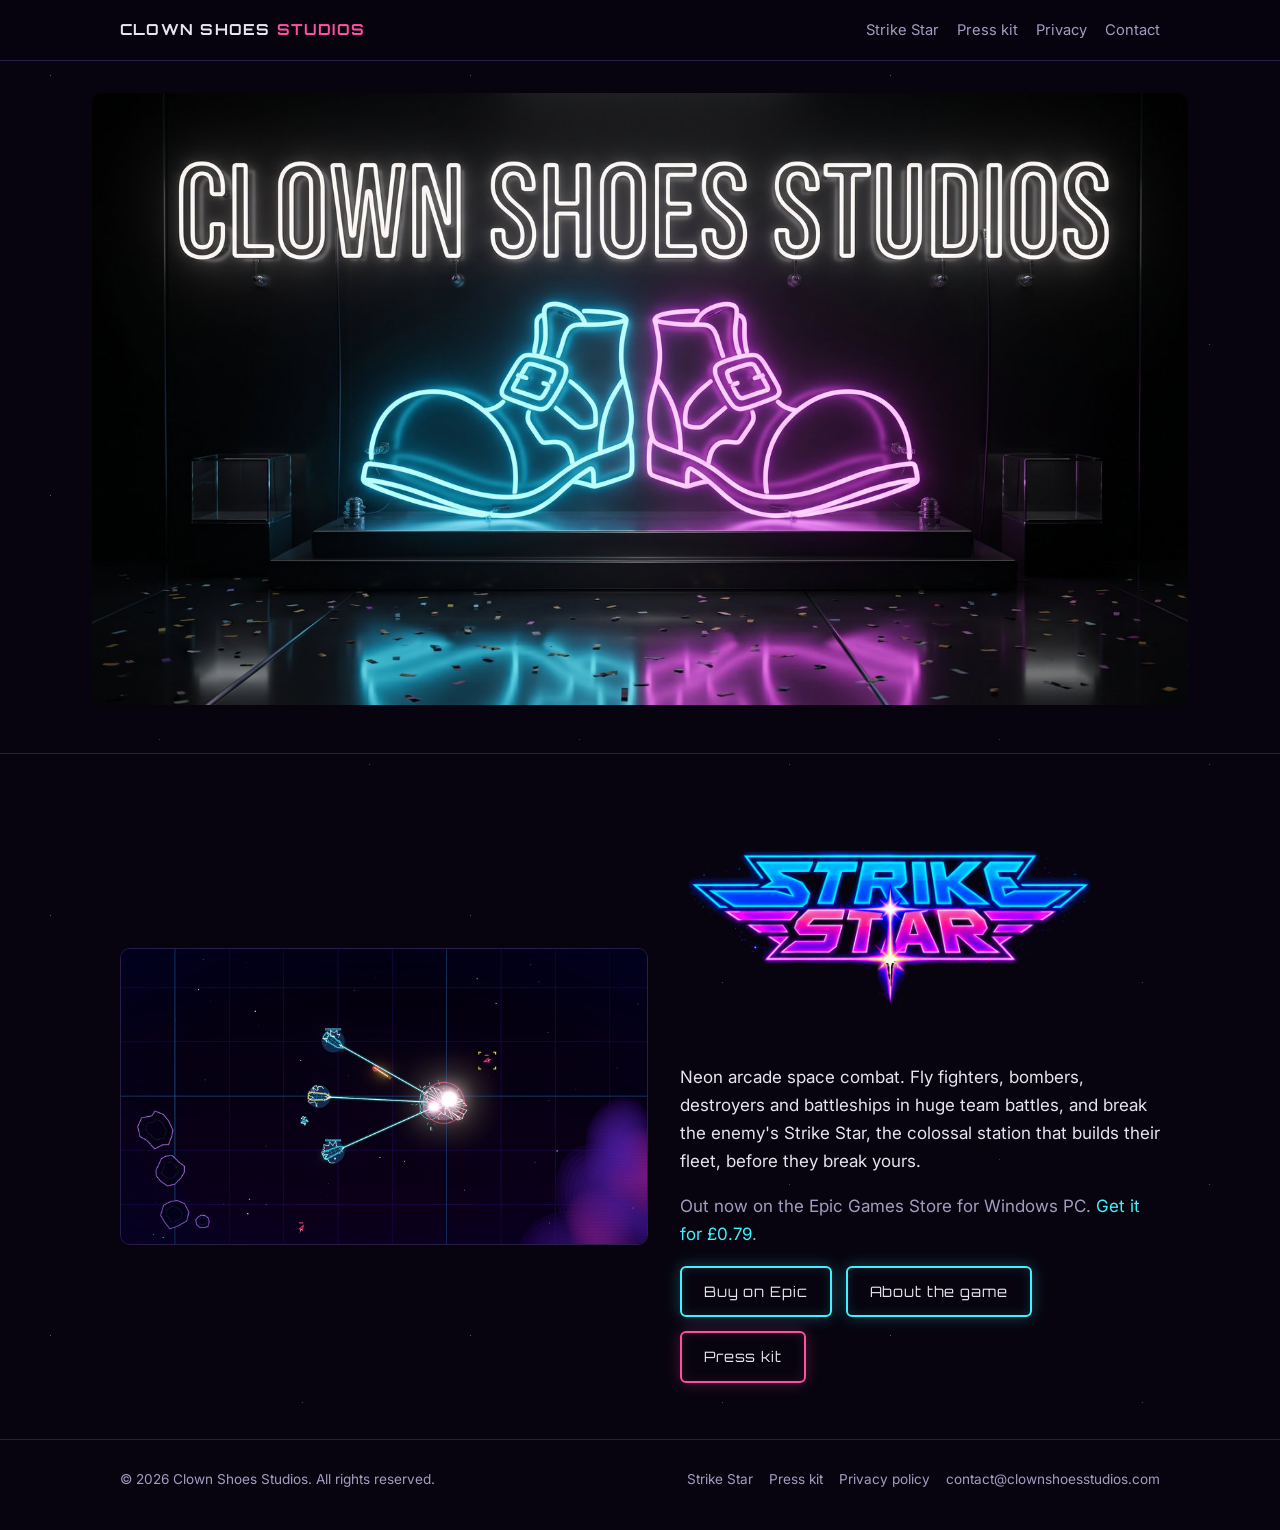
<file: index.html>
<!doctype html>
<html lang="en-GB">
<head>
<meta charset="utf-8">
<meta name="viewport" content="width=device-width, initial-scale=1">
<title>Clown Shoes Studios</title>
<meta name="description" content="Clown Shoes Studios is a small independent games studio in the UK, making Strike Star: neon arcade space combat for Windows PC.">
<meta property="og:title" content="Clown Shoes Studios">
<meta property="og:description" content="Independent games studio in the UK. Makers of Strike Star.">
<meta property="og:image" content="https://clownshoesstudios.com/img/og.jpg">
<meta property="og:url" content="https://clownshoesstudios.com/">
<meta name="twitter:card" content="summary_large_image">
<link rel="icon" href="img/favicon.png">
<link rel="apple-touch-icon" href="img/icon-180.png">
<link rel="preconnect" href="https://fonts.googleapis.com">
<link rel="preconnect" href="https://fonts.gstatic.com" crossorigin>
<link href="https://fonts.googleapis.com/css2?family=Inter:wght@400;600&family=Orbitron:wght@600;700&display=swap" rel="stylesheet">
<link rel="stylesheet" href="style.css">
</head>
<body>
<header class="site-head">
  <div class="wrap">
    <a class="brand" href="./">CLOWN SHOES <span>STUDIOS</span></a>
    <nav class="nav">
      <a href="strikestar">Strike Star</a>
      <a href="press">Press kit</a>
      <a href="privacy">Privacy</a>
      <a href="mailto:contact@clownshoesstudios.com">Contact</a>
    </nav>
  </div>
</header>

<main>
  <section class="hero">
    <img class="full" src="img/studio.jpg" alt="Clown Shoes Studios: a neon sign of the studio name above two glowing clown shoes, one cyan and one pink">
  </section>

  <section>
    <div class="wrap split">
      <a href="strikestar"><img src="img/shots/battleship-down.jpg" alt="Strike Star gameplay: three destroyers' beams converge on an exploding battleship" style="border-radius:10px;border:1px solid var(--line)"></a>
      <div>
        <img src="img/logo.png" alt="Strike Star" style="width:min(420px,100%);margin-bottom:12px">
        <p>Neon arcade space combat. Fly fighters, bombers, destroyers and battleships in huge team battles, and break the enemy's Strike Star, the colossal station that builds their fleet, before they break yours.</p>
        <p class="muted">Out now on the Epic Games Store for Windows PC. <a href="https://store.epicgames.com/p/strike-star-520fc2">Get it for £0.79</a>.</p>
        <div class="buttons" style="justify-content:flex-start">
          <a class="btn" href="https://store.epicgames.com/p/strike-star-520fc2">Buy on Epic</a>
          <a class="btn" href="strikestar">About the game</a>
          <a class="btn pink" href="press">Press kit</a>
        </div>
      </div>
    </div>
  </section>
</main>

<footer class="site-foot">
  <div class="wrap">
    <span>&copy; 2026 Clown Shoes Studios. All rights reserved.</span>
    <nav>
      <a href="strikestar">Strike Star</a>
      <a href="press">Press kit</a>
      <a href="privacy">Privacy policy</a>
      <a href="mailto:contact@clownshoesstudios.com">contact@clownshoesstudios.com</a>
    </nav>
  </div>
</footer>
</body>
</html>
</file>
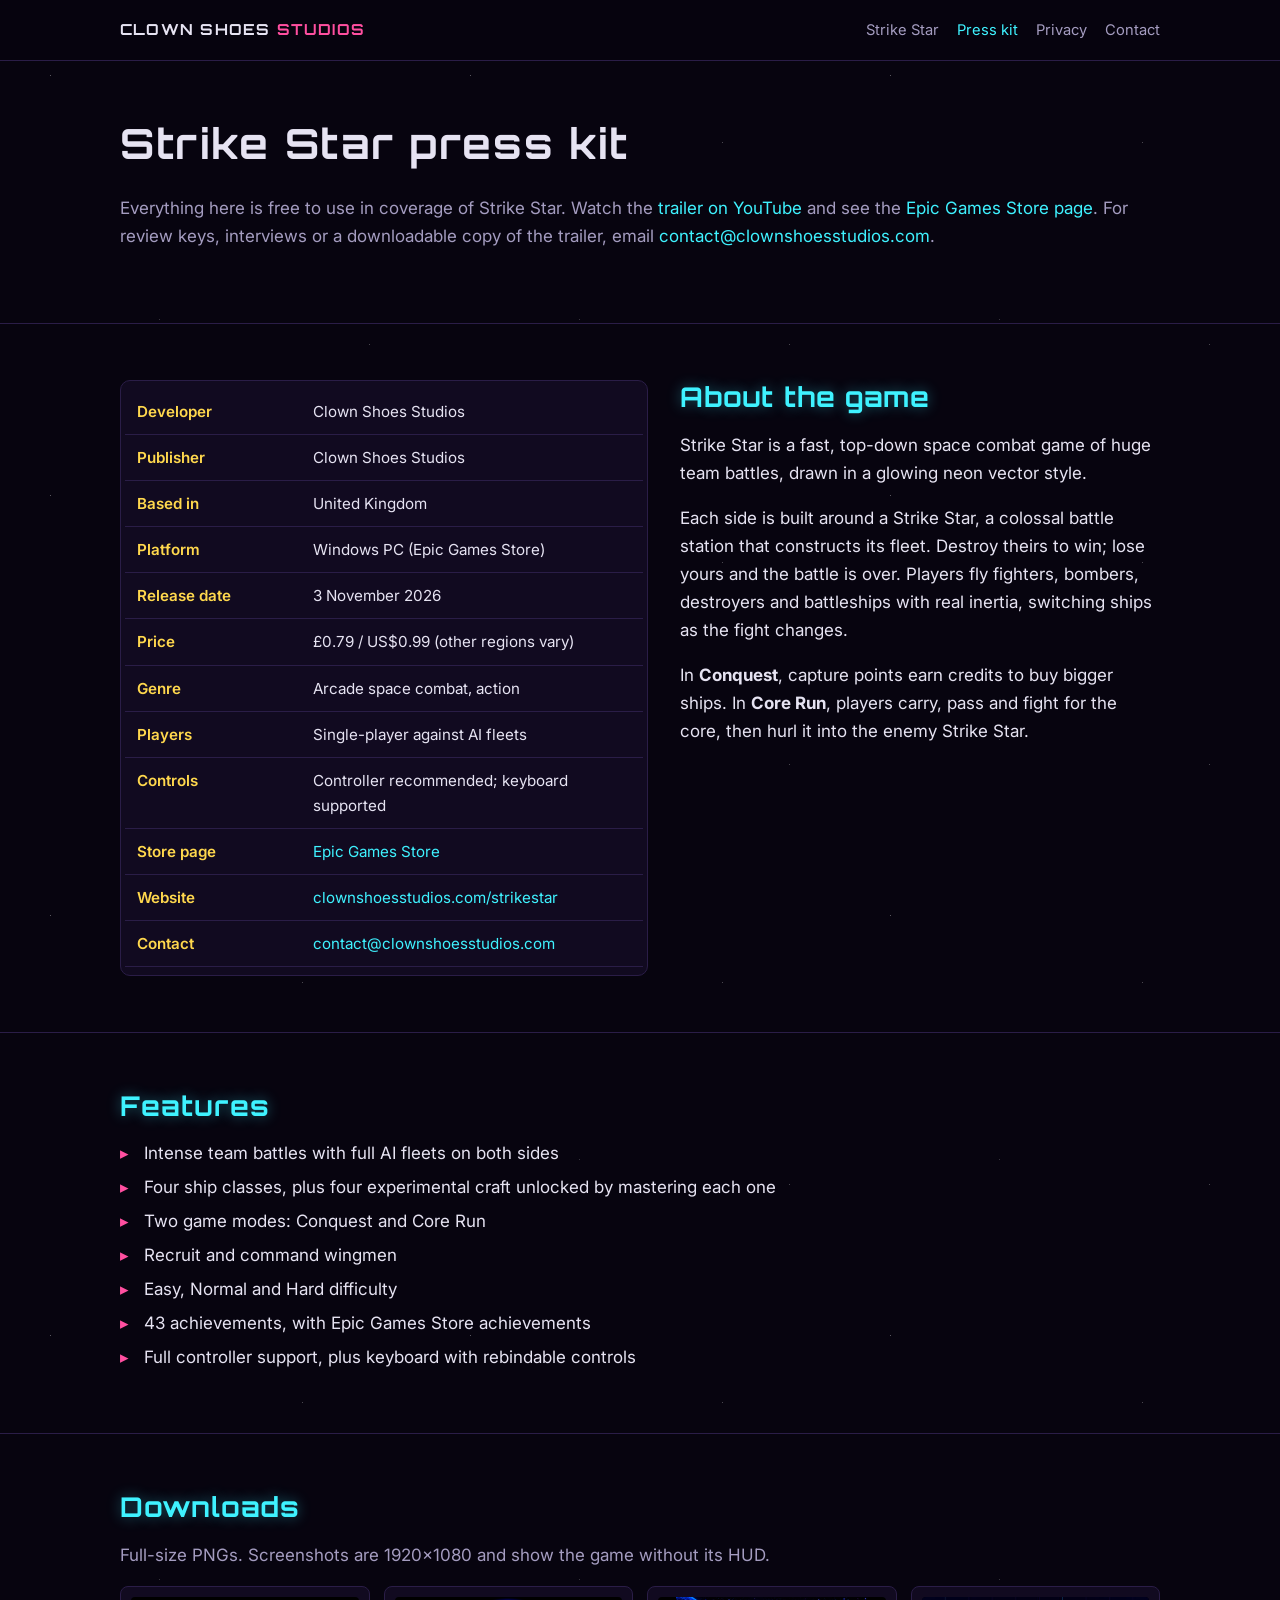
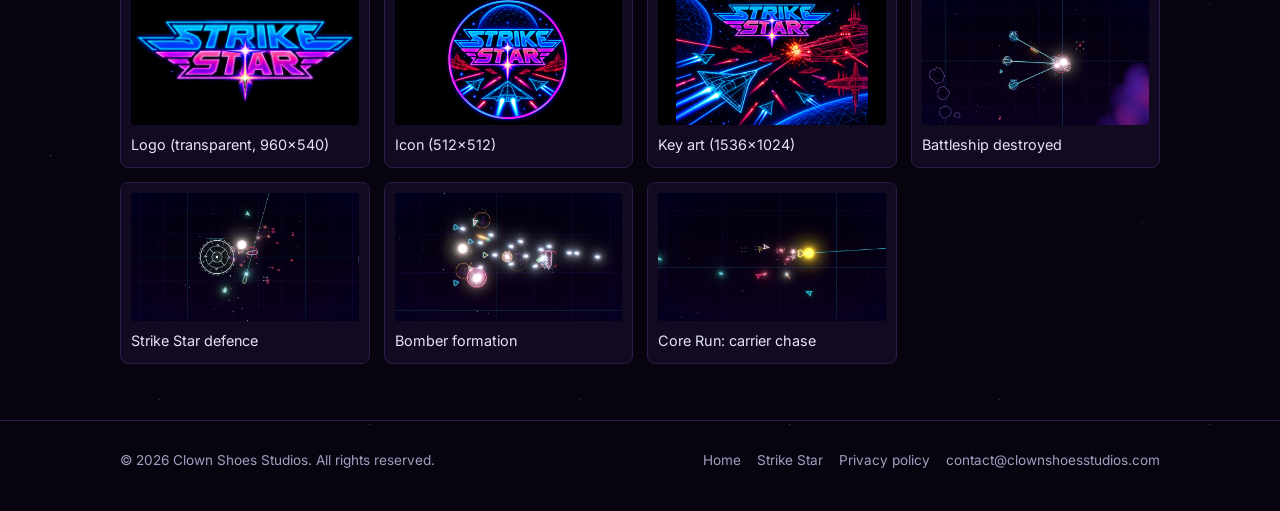
<file: press.html>
<!doctype html>
<html lang="en-GB">
<head>
<meta charset="utf-8">
<meta name="viewport" content="width=device-width, initial-scale=1">
<title>Strike Star Press Kit | Clown Shoes Studios</title>
<meta name="description" content="Strike Star press kit: fact sheet, description, features, logo, key art and screenshots.">
<link rel="icon" href="img/favicon.png">
<link rel="preconnect" href="https://fonts.googleapis.com">
<link rel="preconnect" href="https://fonts.gstatic.com" crossorigin>
<link href="https://fonts.googleapis.com/css2?family=Inter:wght@400;600&family=Orbitron:wght@600;700&display=swap" rel="stylesheet">
<link rel="stylesheet" href="style.css">
</head>
<body>
<header class="site-head">
  <div class="wrap">
    <a class="brand" href="./">CLOWN SHOES <span>STUDIOS</span></a>
    <nav class="nav">
      <a href="strikestar">Strike Star</a>
      <a href="press" aria-current="page">Press kit</a>
      <a href="privacy">Privacy</a>
      <a href="mailto:contact@clownshoesstudios.com">Contact</a>
    </nav>
  </div>
</header>

<main>
  <section>
    <div class="wrap">
      <h1>Strike Star press kit</h1>
      <p class="muted">Everything here is free to use in coverage of Strike Star. Watch the <a href="https://youtu.be/bSjUja3lrqE">trailer on YouTube</a> and see the <a href="https://store.epicgames.com/p/strike-star-520fc2">Epic Games Store page</a>. For review keys, interviews or a downloadable copy of the trailer, email <a href="mailto:contact@clownshoesstudios.com">contact@clownshoesstudios.com</a>.</p>
    </div>
  </section>

  <section>
    <div class="wrap split" style="align-items:start">
      <div class="card table-scroll" style="padding:8px 4px">
        <table>
          <tr><th>Developer</th><td>Clown Shoes Studios</td></tr>
          <tr><th>Publisher</th><td>Clown Shoes Studios</td></tr>
          <tr><th>Based in</th><td>United Kingdom</td></tr>
          <tr><th>Platform</th><td>Windows PC (Epic Games Store)</td></tr>
          <tr><th>Release date</th><td>3 November 2026</td></tr>
          <tr><th>Price</th><td>£0.79 / US$0.99 (other regions vary)</td></tr>
          <tr><th>Genre</th><td>Arcade space combat, action</td></tr>
          <tr><th>Players</th><td>Single-player against AI fleets</td></tr>
          <tr><th>Controls</th><td>Controller recommended; keyboard supported</td></tr>
          <tr><th>Store page</th><td><a href="https://store.epicgames.com/p/strike-star-520fc2">Epic Games Store</a></td></tr>
          <tr><th>Website</th><td><a href="https://clownshoesstudios.com/strikestar">clownshoesstudios.com/strikestar</a></td></tr>
          <tr><th>Contact</th><td><a href="mailto:contact@clownshoesstudios.com">contact@clownshoesstudios.com</a></td></tr>
        </table>
      </div>
      <div class="prose">
        <h2 style="margin-top:0">About the game</h2>
        <p>Strike Star is a fast, top-down space combat game of huge team battles, drawn in a glowing neon vector style.</p>
        <p>Each side is built around a Strike Star, a colossal battle station that constructs its fleet. Destroy theirs to win; lose yours and the battle is over. Players fly fighters, bombers, destroyers and battleships with real inertia, switching ships as the fight changes.</p>
        <p>In <strong>Conquest</strong>, capture points earn credits to buy bigger ships. In <strong>Core Run</strong>, players carry, pass and fight for the core, then hurl it into the enemy Strike Star.</p>
      </div>
    </div>
  </section>

  <section>
    <div class="wrap">
      <h2>Features</h2>
      <ul class="ticks">
        <li>Intense team battles with full AI fleets on both sides</li>
        <li>Four ship classes, plus four experimental craft unlocked by mastering each one</li>
        <li>Two game modes: Conquest and Core Run</li>
        <li>Recruit and command wingmen</li>
        <li>Easy, Normal and Hard difficulty</li>
        <li>43 achievements, with Epic Games Store achievements</li>
        <li>Full controller support, plus keyboard with rebindable controls</li>
      </ul>
    </div>
  </section>

  <section>
    <div class="wrap">
      <h2>Downloads</h2>
      <p class="muted">Full-size PNGs. Screenshots are 1920&times;1080 and show the game without its HUD.</p>
      <div class="downloads">
        <a href="press/strikestar-logo.png" download><img src="press/strikestar-logo.png" alt="">Logo (transparent, 960&times;540)</a>
        <a href="press/strikestar-icon.png" download><img src="press/strikestar-icon.png" alt="">Icon (512&times;512)</a>
        <a href="press/strikestar-key-art.png" download><img src="img/key-art.jpg" alt="">Key art (1536&times;1024)</a>
        <a href="press/strikestar-battleship-down.png" download><img src="img/shots/battleship-down-sm.jpg" alt="">Battleship destroyed</a>
        <a href="press/strikestar-strike-star-defence.png" download><img src="img/shots/strike-star-defence-sm.jpg" alt="">Strike Star defence</a>
        <a href="press/strikestar-bomber-formation.png" download><img src="img/shots/bomber-formation-sm.jpg" alt="">Bomber formation</a>
        <a href="press/strikestar-core-chase.png" download><img src="img/shots/core-chase-sm.jpg" alt="">Core Run: carrier chase</a>
      </div>
    </div>
  </section>
</main>

<footer class="site-foot">
  <div class="wrap">
    <span>&copy; 2026 Clown Shoes Studios. All rights reserved.</span>
    <nav>
      <a href="./">Home</a>
      <a href="strikestar">Strike Star</a>
      <a href="privacy">Privacy policy</a>
      <a href="mailto:contact@clownshoesstudios.com">contact@clownshoesstudios.com</a>
    </nav>
  </div>
</footer>
</body>
</html>
</file>
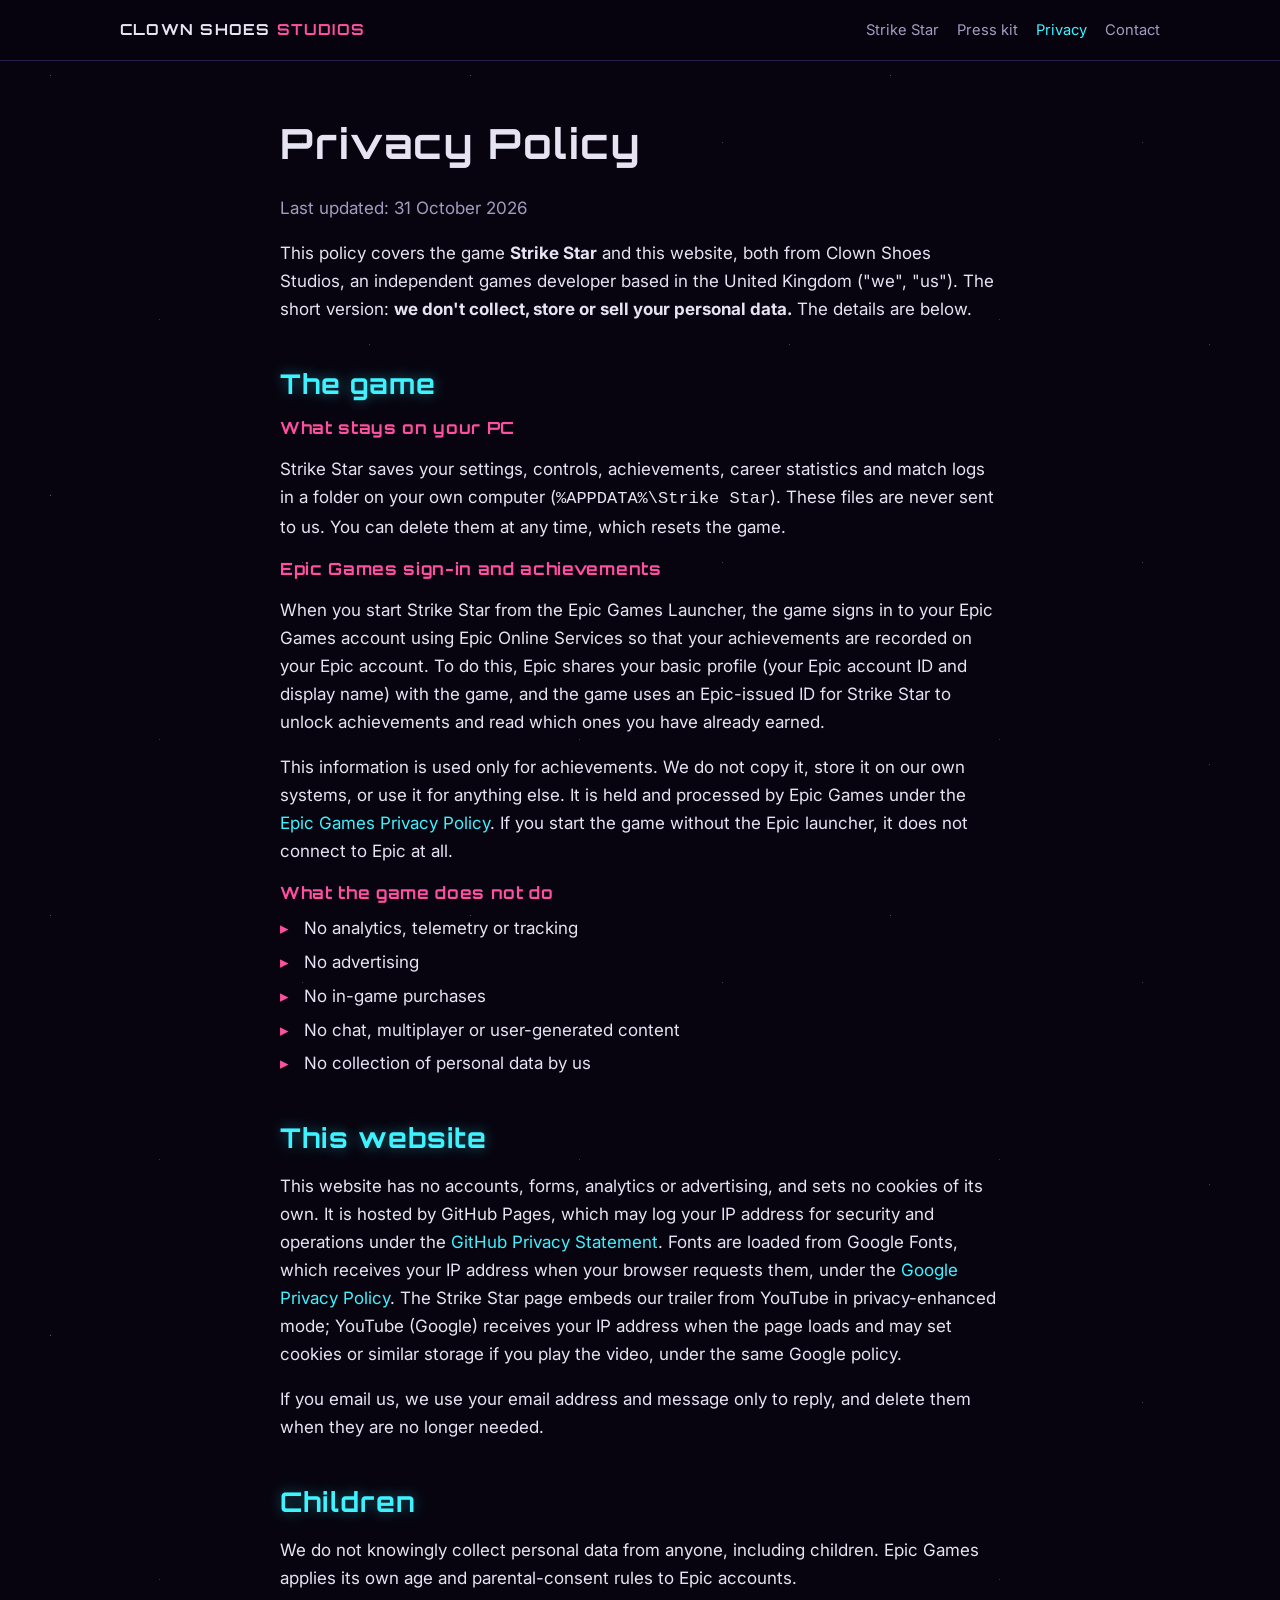
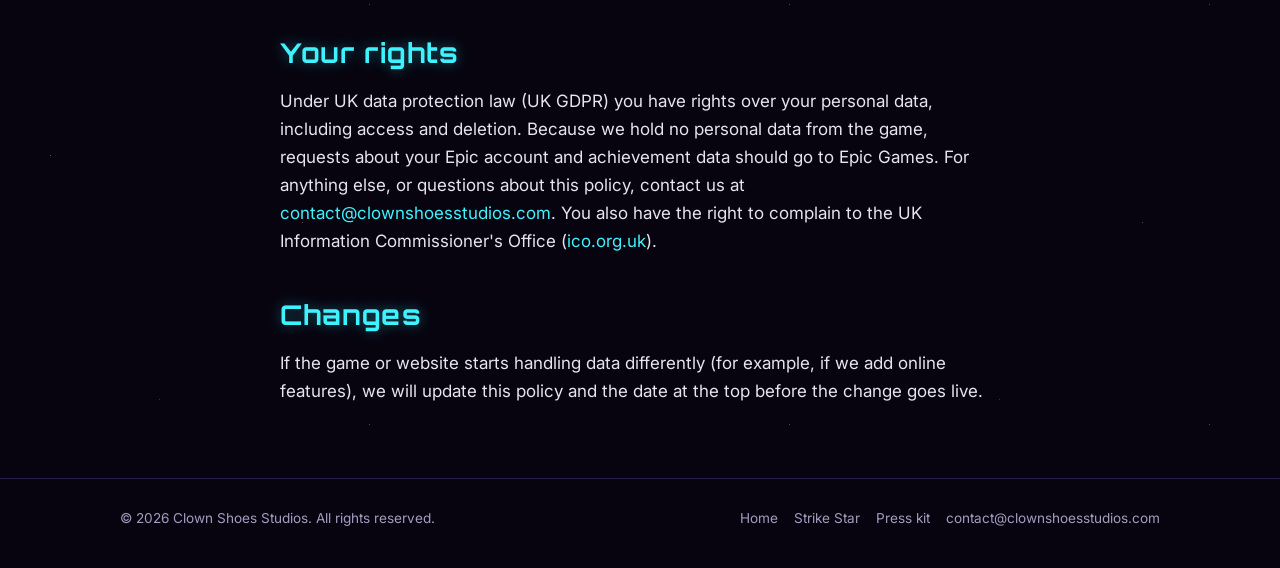
<file: privacy.html>
<!doctype html>
<html lang="en-GB">
<head>
<meta charset="utf-8">
<meta name="viewport" content="width=device-width, initial-scale=1">
<title>Privacy Policy | Clown Shoes Studios</title>
<meta name="description" content="Privacy policy for Strike Star and the Clown Shoes Studios website.">
<link rel="icon" href="img/favicon.png">
<link rel="preconnect" href="https://fonts.googleapis.com">
<link rel="preconnect" href="https://fonts.gstatic.com" crossorigin>
<link href="https://fonts.googleapis.com/css2?family=Inter:wght@400;600&family=Orbitron:wght@600;700&display=swap" rel="stylesheet">
<link rel="stylesheet" href="style.css">
</head>
<body>
<header class="site-head">
  <div class="wrap">
    <a class="brand" href="./">CLOWN SHOES <span>STUDIOS</span></a>
    <nav class="nav">
      <a href="strikestar">Strike Star</a>
      <a href="press">Press kit</a>
      <a href="privacy" aria-current="page">Privacy</a>
      <a href="mailto:contact@clownshoesstudios.com">Contact</a>
    </nav>
  </div>
</header>

<main>
  <section>
    <div class="wrap prose">
      <h1>Privacy Policy</h1>
      <p class="muted">Last updated: 31 October 2026</p>

      <p>This policy covers the game <strong>Strike Star</strong> and this website, both from Clown Shoes Studios, an independent games developer based in the United Kingdom ("we", "us"). The short version: <strong>we don't collect, store or sell your personal data.</strong> The details are below.</p>

      <h2>The game</h2>
      <h3>What stays on your PC</h3>
      <p>Strike Star saves your settings, controls, achievements, career statistics and match logs in a folder on your own computer (<code>%APPDATA%\Strike Star</code>). These files are never sent to us. You can delete them at any time, which resets the game.</p>

      <h3>Epic Games sign-in and achievements</h3>
      <p>When you start Strike Star from the Epic Games Launcher, the game signs in to your Epic Games account using Epic Online Services so that your achievements are recorded on your Epic account. To do this, Epic shares your basic profile (your Epic account ID and display name) with the game, and the game uses an Epic-issued ID for Strike Star to unlock achievements and read which ones you have already earned.</p>
      <p>This information is used only for achievements. We do not copy it, store it on our own systems, or use it for anything else. It is held and processed by Epic Games under the <a href="https://www.epicgames.com/site/privacypolicy">Epic Games Privacy Policy</a>. If you start the game without the Epic launcher, it does not connect to Epic at all.</p>

      <h3>What the game does not do</h3>
      <ul class="ticks">
        <li>No analytics, telemetry or tracking</li>
        <li>No advertising</li>
        <li>No in-game purchases</li>
        <li>No chat, multiplayer or user-generated content</li>
        <li>No collection of personal data by us</li>
      </ul>

      <h2>This website</h2>
      <p>This website has no accounts, forms, analytics or advertising, and sets no cookies of its own. It is hosted by GitHub Pages, which may log your IP address for security and operations under the <a href="https://docs.github.com/en/site-policy/privacy-policies/github-general-privacy-statement">GitHub Privacy Statement</a>. Fonts are loaded from Google Fonts, which receives your IP address when your browser requests them, under the <a href="https://policies.google.com/privacy">Google Privacy Policy</a>. The Strike Star page embeds our trailer from YouTube in privacy-enhanced mode; YouTube (Google) receives your IP address when the page loads and may set cookies or similar storage if you play the video, under the same Google policy.</p>
      <p>If you email us, we use your email address and message only to reply, and delete them when they are no longer needed.</p>

      <h2>Children</h2>
      <p>We do not knowingly collect personal data from anyone, including children. Epic Games applies its own age and parental-consent rules to Epic accounts.</p>

      <h2>Your rights</h2>
      <p>Under UK data protection law (UK GDPR) you have rights over your personal data, including access and deletion. Because we hold no personal data from the game, requests about your Epic account and achievement data should go to Epic Games. For anything else, or questions about this policy, contact us at <a href="mailto:contact@clownshoesstudios.com">contact@clownshoesstudios.com</a>. You also have the right to complain to the UK Information Commissioner's Office (<a href="https://ico.org.uk">ico.org.uk</a>).</p>

      <h2>Changes</h2>
      <p>If the game or website starts handling data differently (for example, if we add online features), we will update this policy and the date at the top before the change goes live.</p>
    </div>
  </section>
</main>

<footer class="site-foot">
  <div class="wrap">
    <span>&copy; 2026 Clown Shoes Studios. All rights reserved.</span>
    <nav>
      <a href="./">Home</a>
      <a href="strikestar">Strike Star</a>
      <a href="press">Press kit</a>
      <a href="mailto:contact@clownshoesstudios.com">contact@clownshoesstudios.com</a>
    </nav>
  </div>
</footer>
</body>
</html>
</file>
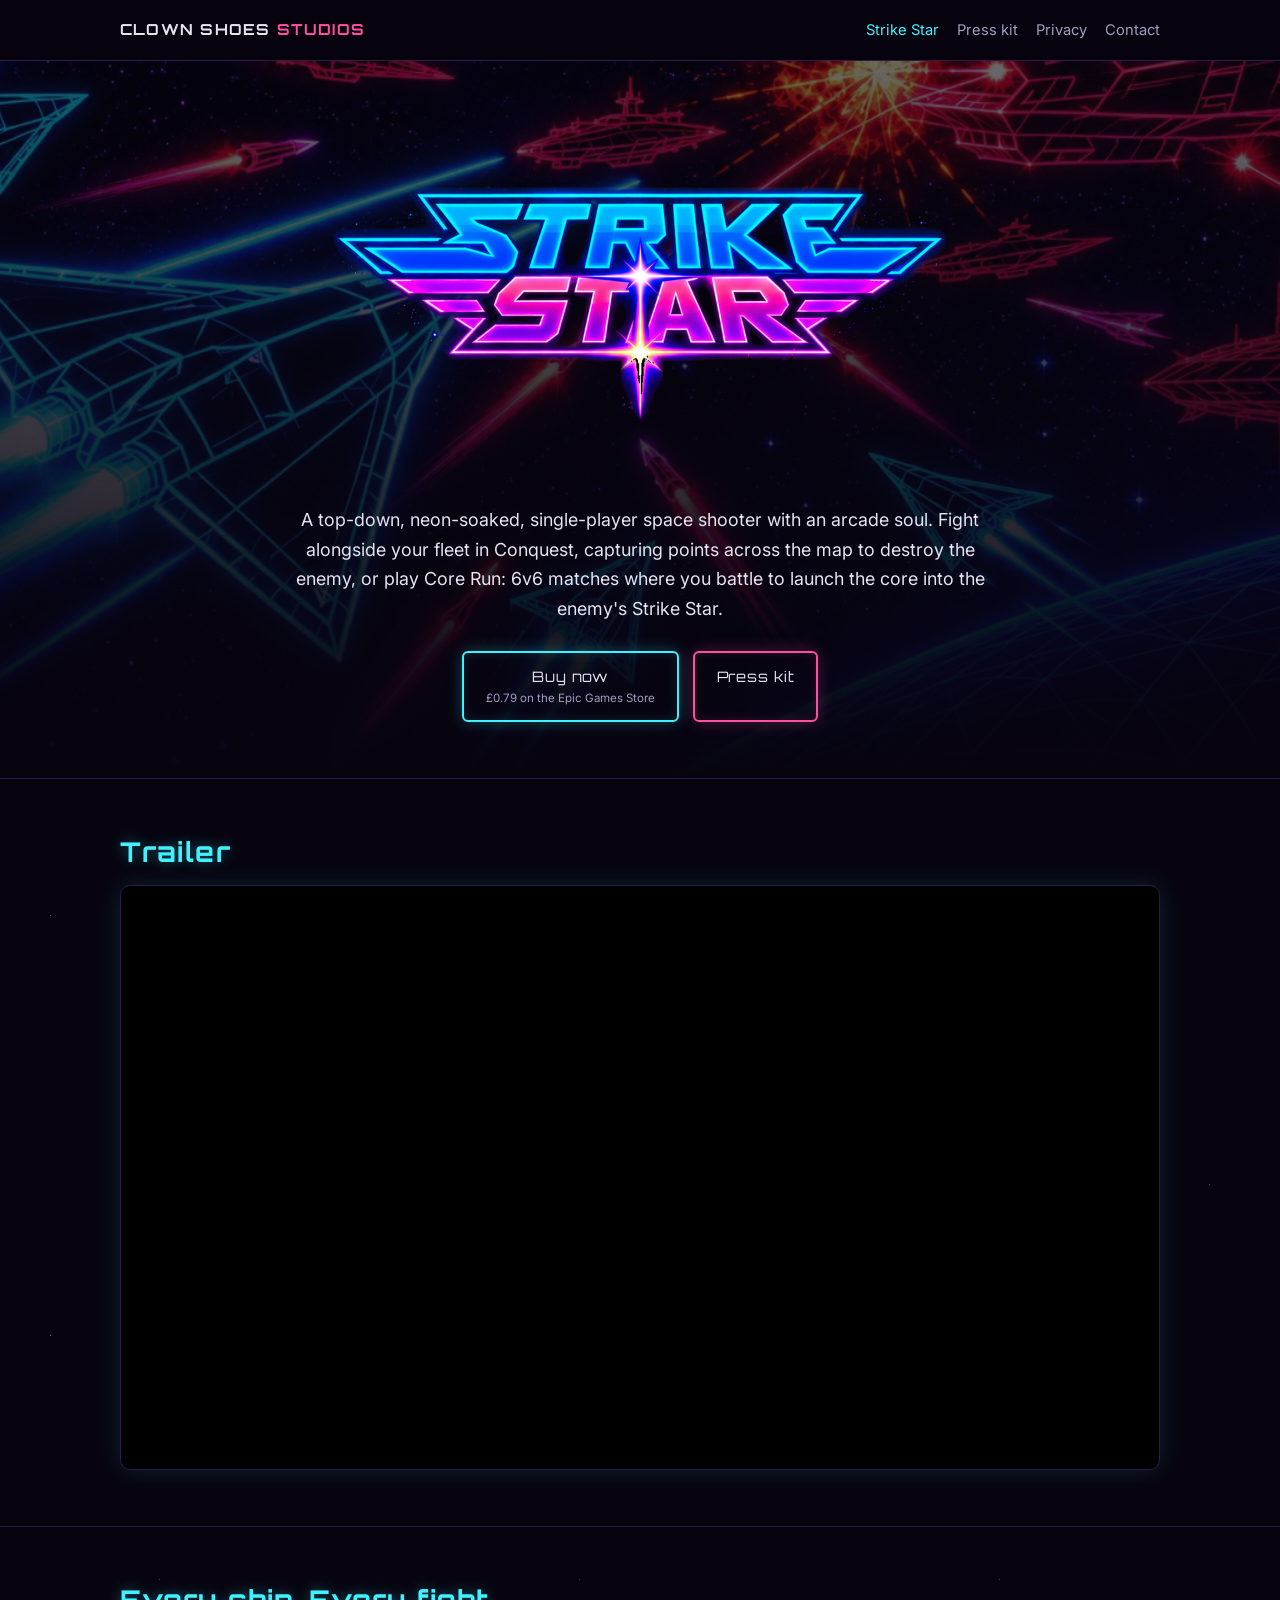
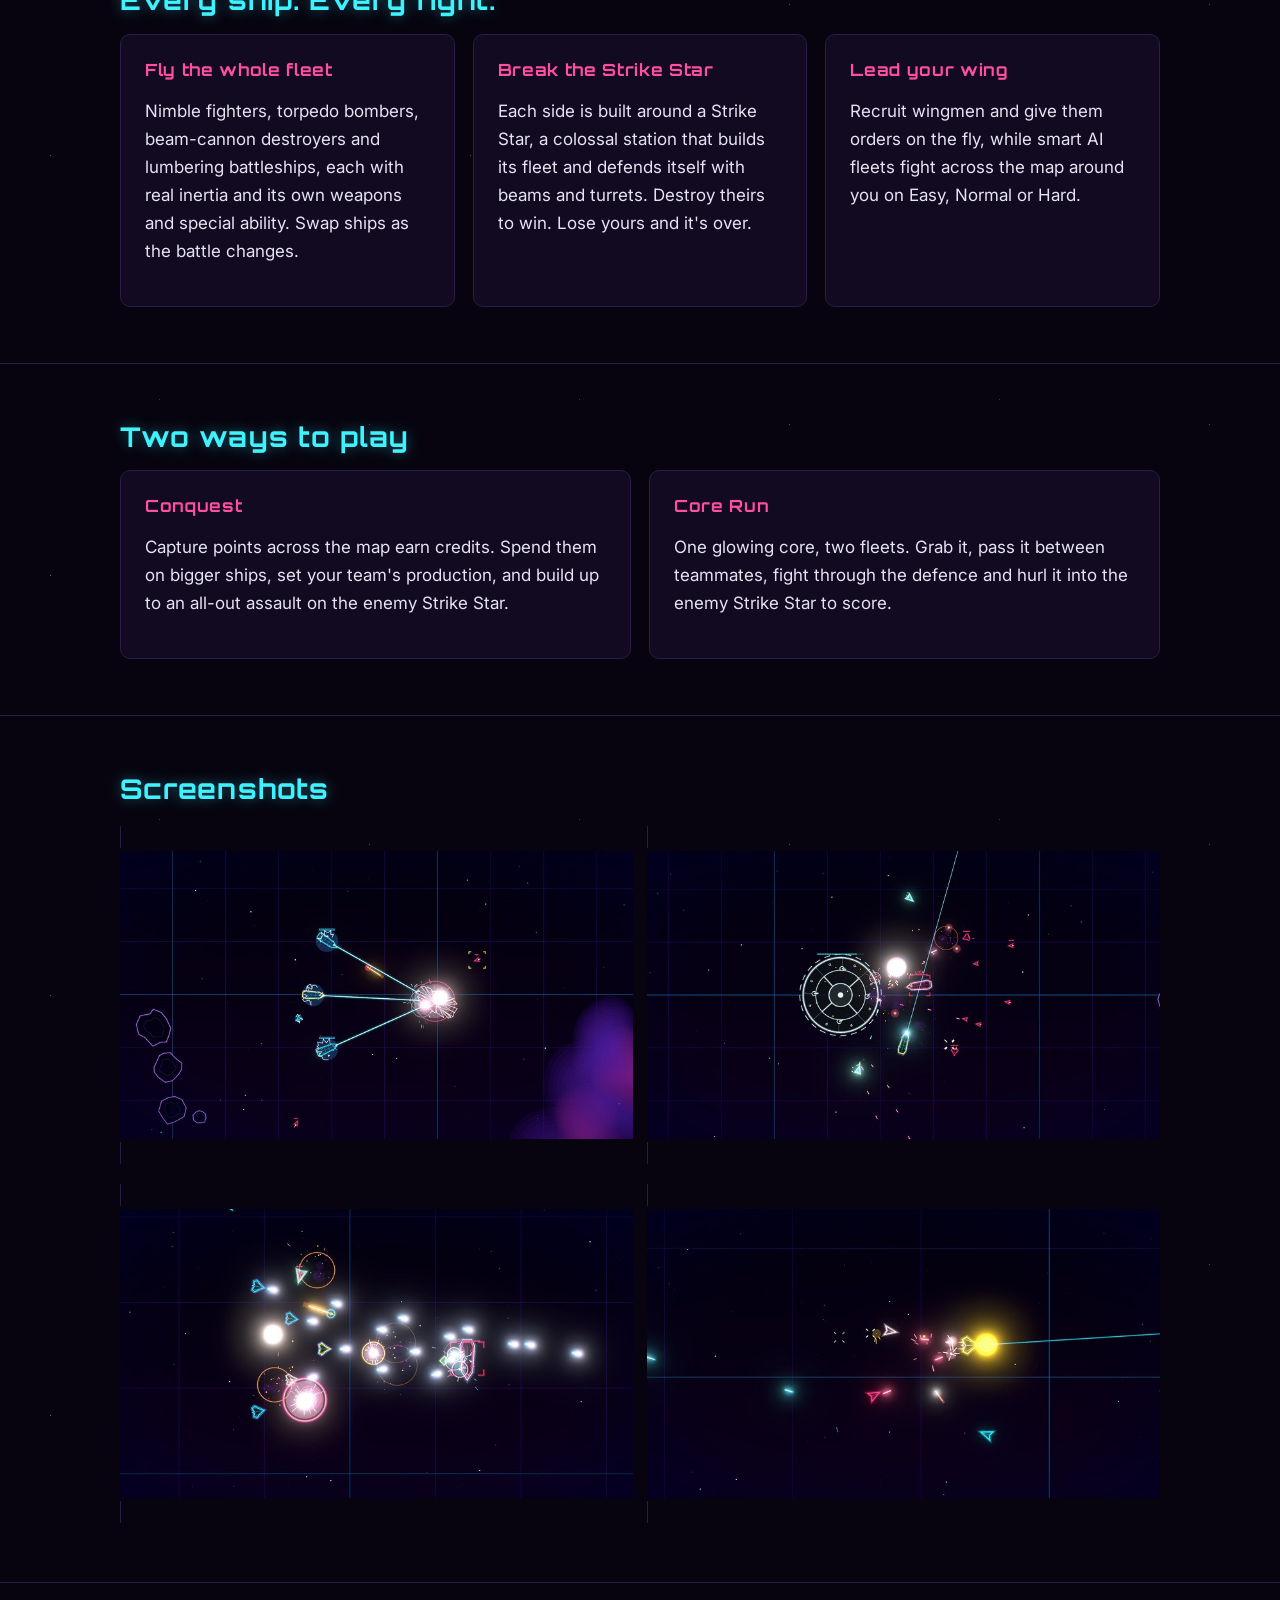
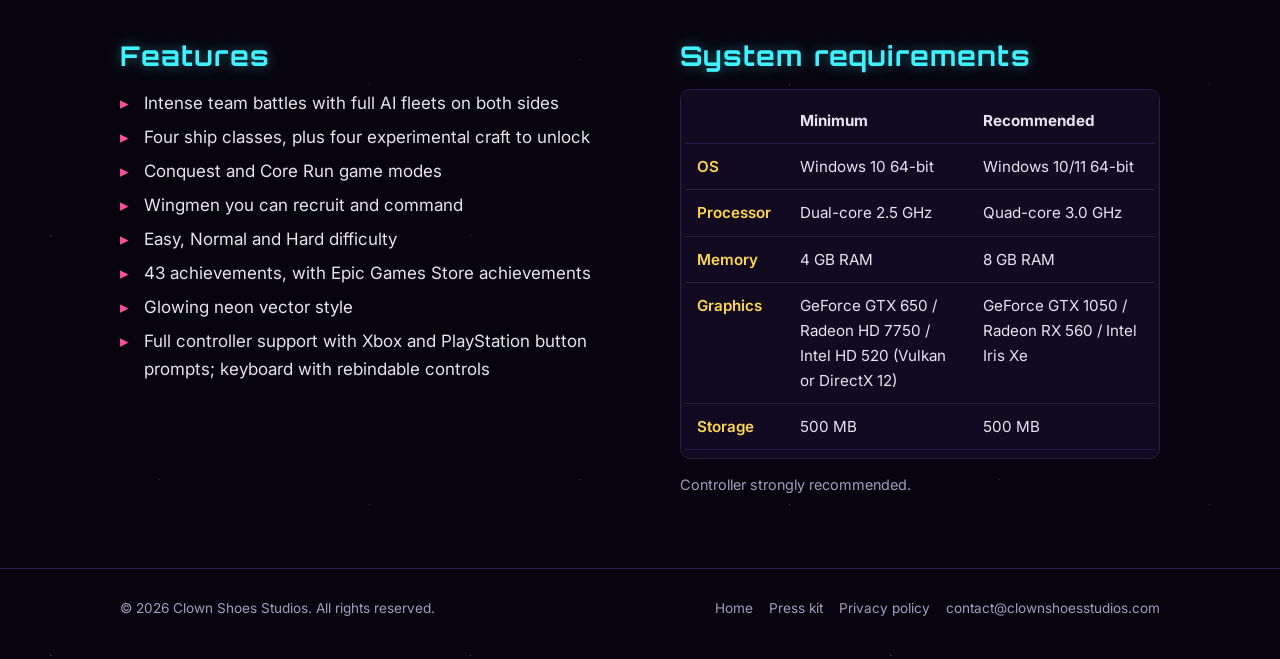
<file: strikestar.html>
<!doctype html>
<html lang="en-GB">
<head>
<meta charset="utf-8">
<meta name="viewport" content="width=device-width, initial-scale=1">
<title>Strike Star | Clown Shoes Studios</title>
<meta name="description" content="Strike Star: top-down neon space combat. Fly fighters, bombers, destroyers and battleships in huge team battles. Out now on the Epic Games Store.">
<meta property="og:title" content="Strike Star">
<meta property="og:description" content="Neon arcade space combat with huge team battles. Out now on the Epic Games Store.">
<meta property="og:image" content="https://clownshoesstudios.com/img/og.jpg">
<meta property="og:url" content="https://clownshoesstudios.com/strikestar">
<meta name="twitter:card" content="summary_large_image">
<link rel="icon" href="img/favicon.png">
<link rel="apple-touch-icon" href="img/icon-180.png">
<link rel="preconnect" href="https://fonts.googleapis.com">
<link rel="preconnect" href="https://fonts.gstatic.com" crossorigin>
<link href="https://fonts.googleapis.com/css2?family=Inter:wght@400;600&family=Orbitron:wght@600;700&display=swap" rel="stylesheet">
<link rel="stylesheet" href="style.css">
</head>
<body>
<header class="site-head">
  <div class="wrap">
    <a class="brand" href="./">CLOWN SHOES <span>STUDIOS</span></a>
    <nav class="nav">
      <a href="strikestar" aria-current="page">Strike Star</a>
      <a href="press">Press kit</a>
      <a href="privacy">Privacy</a>
      <a href="mailto:contact@clownshoesstudios.com">Contact</a>
    </nav>
  </div>
</header>

<main>
  <section class="game-hero">
    <div class="wrap">
      <h1 style="position:absolute;left:-9999px">Strike Star</h1>
      <img class="logo" src="img/logo.png" alt="Strike Star">
      <p class="lead">A top-down, neon-soaked, single-player space shooter with an arcade soul. Fight alongside your fleet in Conquest, capturing points across the map to destroy the enemy, or play Core Run: 6v6 matches where you battle to launch the core into the enemy's Strike Star.</p>
      <div class="buttons">
        <a class="btn" href="https://store.epicgames.com/p/strike-star-520fc2">Buy now<small>£0.79 on the Epic Games Store</small></a>
        <a class="btn pink" href="press">Press kit</a>
      </div>
    </div>
  </section>

  <section>
    <div class="wrap">
      <h2>Trailer</h2>
      <div class="video">
        <iframe src="https://www.youtube-nocookie.com/embed/bSjUja3lrqE" title="Strike Star trailer" loading="lazy" allow="accelerometer; autoplay; clipboard-write; encrypted-media; gyroscope; picture-in-picture; web-share" referrerpolicy="strict-origin-when-cross-origin" allowfullscreen></iframe>
      </div>
    </div>
  </section>

  <section>
    <div class="wrap">
      <h2>Every ship. Every fight.</h2>
      <div class="grid3">
        <div class="card">
          <h3>Fly the whole fleet</h3>
          <p>Nimble fighters, torpedo bombers, beam-cannon destroyers and lumbering battleships, each with real inertia and its own weapons and special ability. Swap ships as the battle changes.</p>
        </div>
        <div class="card">
          <h3>Break the Strike Star</h3>
          <p>Each side is built around a Strike Star, a colossal station that builds its fleet and defends itself with beams and turrets. Destroy theirs to win. Lose yours and it's over.</p>
        </div>
        <div class="card">
          <h3>Lead your wing</h3>
          <p>Recruit wingmen and give them orders on the fly, while smart AI fleets fight across the map around you on Easy, Normal or Hard.</p>
        </div>
      </div>
    </div>
  </section>

  <section>
    <div class="wrap">
      <h2>Two ways to play</h2>
      <div class="grid3" style="grid-template-columns:repeat(auto-fit,minmax(280px,1fr))">
        <div class="card">
          <h3>Conquest</h3>
          <p>Capture points across the map earn credits. Spend them on bigger ships, set your team's production, and build up to an all-out assault on the enemy Strike Star.</p>
        </div>
        <div class="card">
          <h3>Core Run</h3>
          <p>One glowing core, two fleets. Grab it, pass it between teammates, fight through the defence and hurl it into the enemy Strike Star to score.</p>
        </div>
      </div>
    </div>
  </section>

  <section>
    <div class="wrap">
      <h2>Screenshots</h2>
      <div class="shots">
        <figure><a href="img/shots/battleship-down.jpg"><img src="img/shots/battleship-down-sm.jpg" alt="Three destroyers' beams converge on an exploding battleship" loading="lazy"></a></figure>
        <figure><a href="img/shots/strike-star-defence.jpg"><img src="img/shots/strike-star-defence-sm.jpg" alt="A Strike Star defends itself against a wave of attackers" loading="lazy"></a></figure>
        <figure><a href="img/shots/bomber-formation.jpg"><img src="img/shots/bomber-formation-sm.jpg" alt="A formation of bombers attacks a destroyer" loading="lazy"></a></figure>
        <figure><a href="img/shots/core-chase.jpg"><img src="img/shots/core-chase-sm.jpg" alt="A bomber carries the core with two fighters on its tail" loading="lazy"></a></figure>
      </div>
    </div>
  </section>

  <section>
    <div class="wrap split" style="align-items:start">
      <div>
        <h2>Features</h2>
        <ul class="ticks">
          <li>Intense team battles with full AI fleets on both sides</li>
          <li>Four ship classes, plus four experimental craft to unlock</li>
          <li>Conquest and Core Run game modes</li>
          <li>Wingmen you can recruit and command</li>
          <li>Easy, Normal and Hard difficulty</li>
          <li>43 achievements, with Epic Games Store achievements</li>
          <li>Glowing neon vector style</li>
          <li>Full controller support with Xbox and PlayStation button prompts; keyboard with rebindable controls</li>
        </ul>
      </div>
      <div>
        <h2>System requirements</h2>
        <div class="table-scroll card" style="padding:8px 4px">
          <table class="reqs">
            <tr><th></th><td><strong>Minimum</strong></td><td><strong>Recommended</strong></td></tr>
            <tr><th>OS</th><td>Windows 10 64-bit</td><td>Windows 10/11 64-bit</td></tr>
            <tr><th>Processor</th><td>Dual-core 2.5 GHz</td><td>Quad-core 3.0 GHz</td></tr>
            <tr><th>Memory</th><td>4 GB RAM</td><td>8 GB RAM</td></tr>
            <tr><th>Graphics</th><td>GeForce GTX 650 / Radeon HD 7750 / Intel HD 520 (Vulkan or DirectX 12)</td><td>GeForce GTX 1050 / Radeon RX 560 / Intel Iris Xe</td></tr>
            <tr><th>Storage</th><td>500 MB</td><td>500 MB</td></tr>
          </table>
        </div>
        <p class="muted" style="font-size:0.9rem">Controller strongly recommended.</p>
      </div>
    </div>
  </section>
</main>

<footer class="site-foot">
  <div class="wrap">
    <span>&copy; 2026 Clown Shoes Studios. All rights reserved.</span>
    <nav>
      <a href="./">Home</a>
      <a href="press">Press kit</a>
      <a href="privacy">Privacy policy</a>
      <a href="mailto:contact@clownshoesstudios.com">contact@clownshoesstudios.com</a>
    </nav>
  </div>
</footer>
</body>
</html>
</file>
<file: style.css>
:root {
  --bg: #07040f;
  --panel: #110a20;
  --line: #2a1d47;
  --text: #e6e3f2;
  --muted: #a49cc0;
  --cyan: #3ff2ff;
  --pink: #ff4fa0;
  --gold: #ffd84d;
  --max: 1080px;
}

* { box-sizing: border-box; }

html { scroll-behavior: smooth; }

body {
  margin: 0;
  background: var(--bg);
  background-image:
    radial-gradient(1px 1px at 12% 18%, #ffffff55 50%, transparent 51%),
    radial-gradient(1px 1px at 72% 34%, #ffffff44 50%, transparent 51%),
    radial-gradient(1px 1px at 38% 76%, #ffffff33 50%, transparent 51%),
    radial-gradient(1px 1px at 88% 82%, #ffffff44 50%, transparent 51%);
  background-size: 420px 420px;
  color: var(--text);
  font: 17px/1.65 "Inter", system-ui, -apple-system, "Segoe UI", sans-serif;
}

a { color: var(--cyan); text-decoration: none; }
a:hover { text-decoration: underline; }

img { max-width: 100%; display: block; }

h1, h2, h3 {
  font-family: "Orbitron", "Inter", sans-serif;
  letter-spacing: 0.04em;
  line-height: 1.25;
  margin: 0 0 0.6em;
}
h1 { font-size: clamp(1.8rem, 4vw, 2.6rem); }
h2 { font-size: clamp(1.3rem, 3vw, 1.7rem); color: var(--cyan); text-shadow: 0 0 14px #3ff2ff66; }
h3 { font-size: 1.05rem; color: var(--pink); }

.wrap { max-width: var(--max); margin: 0 auto; padding: 0 20px; }

/* header */
.site-head {
  position: sticky; top: 0; z-index: 10;
  background: #07040fe6;
  backdrop-filter: blur(6px);
  border-bottom: 1px solid var(--line);
}
.site-head .wrap { display: flex; align-items: center; justify-content: space-between; gap: 16px; min-height: 60px; flex-wrap: wrap; }
.brand { font-family: "Orbitron", sans-serif; font-weight: 700; color: var(--text); letter-spacing: 0.08em; font-size: 0.95rem; }
.brand span { color: var(--pink); }
.nav { display: flex; gap: 18px; flex-wrap: wrap; font-size: 0.92rem; }
.nav a { color: var(--muted); }
.nav a:hover, .nav a[aria-current="page"] { color: var(--cyan); text-decoration: none; }

/* sections */
section { padding: 56px 0; }
section + section { border-top: 1px solid var(--line); }

.hero { padding: 32px 20px 48px; }
/* show the whole studio sign, never cropped: as wide as fits, capped so it never dominates a big screen */
.hero img.full { width: auto; max-width: min(1100px, 100%); max-height: 68vh; margin: 0 auto; border-radius: 10px; }

.game-hero {
  background: linear-gradient(#07040f99, #07040f), url("img/hero-bg.jpg") center/cover no-repeat;
  padding: 64px 0 56px;
  text-align: center;
}
.game-hero img.logo { width: min(640px, 92%); margin: 0 auto 20px; }
.game-hero p.lead { max-width: 720px; margin: 0 auto 28px; font-size: 1.12rem; }

.btn {
  display: inline-block;
  padding: 12px 22px;
  border: 2px solid var(--cyan);
  border-radius: 6px;
  color: var(--text);
  font-family: "Orbitron", sans-serif;
  font-size: 0.9rem;
  letter-spacing: 0.06em;
  box-shadow: 0 0 16px #3ff2ff44, inset 0 0 12px #3ff2ff22;
}
.btn:hover { background: #3ff2ff22; text-decoration: none; }
.btn.pink { border-color: var(--pink); box-shadow: 0 0 16px #ff4fa044, inset 0 0 12px #ff4fa022; }
.btn.pink:hover { background: #ff4fa022; }
.btn small { display: block; font-family: "Inter", sans-serif; font-size: 0.72rem; color: var(--muted); letter-spacing: 0; }
.buttons { display: flex; gap: 14px; justify-content: center; flex-wrap: wrap; }

.card {
  background: var(--panel);
  border: 1px solid var(--line);
  border-radius: 10px;
  padding: 24px;
}

.split { display: grid; grid-template-columns: 1.1fr 1fr; gap: 32px; align-items: center; }
@media (max-width: 760px) { .split { grid-template-columns: 1fr; } }

.grid3 { display: grid; grid-template-columns: repeat(3, 1fr); gap: 18px; }
@media (max-width: 860px) { .grid3 { grid-template-columns: 1fr 1fr; } }
@media (max-width: 560px) { .grid3 { grid-template-columns: 1fr; } }

.shots { display: grid; grid-template-columns: 1fr 1fr; gap: 14px; }
@media (max-width: 640px) { .shots { grid-template-columns: 1fr; } }
.shots a { border: 1px solid var(--line); border-radius: 8px; overflow: hidden; }
.shots a:hover { border-color: var(--cyan); }
figure { margin: 0; }

ul.ticks { list-style: none; padding: 0; margin: 0; }
ul.ticks li { padding-left: 1.4em; position: relative; margin: 0.35em 0; }
ul.ticks li::before { content: "\25B8"; position: absolute; left: 0; color: var(--pink); }

table { width: 100%; border-collapse: collapse; font-size: 0.95rem; }
th, td { text-align: left; padding: 10px 12px; border-bottom: 1px solid var(--line); vertical-align: top; }
th { color: var(--gold); font-weight: 600; width: 34%; }
.table-scroll { overflow-x: auto; }

.prose { max-width: 760px; }
.prose h2 { margin-top: 1.6em; }
.muted { color: var(--muted); }

.downloads { display: grid; grid-template-columns: repeat(auto-fill, minmax(220px, 1fr)); gap: 14px; }
.downloads a { display: block; background: var(--panel); border: 1px solid var(--line); border-radius: 8px; padding: 10px; color: var(--text); font-size: 0.9rem; }
.downloads a:hover { border-color: var(--cyan); text-decoration: none; }
.downloads img { aspect-ratio: 16 / 9; object-fit: contain; background: #000; border-radius: 4px; margin-bottom: 8px; }

/* footer */
.site-foot { border-top: 1px solid var(--line); padding: 28px 0 40px; font-size: 0.85rem; color: var(--muted); }
.site-foot .wrap { display: flex; justify-content: space-between; gap: 16px; flex-wrap: wrap; }
.site-foot nav { display: flex; gap: 16px; flex-wrap: wrap; }
.site-foot a { color: var(--muted); }
.site-foot a:hover { color: var(--cyan); }

/* keep grid columns and tables inside narrow screens */
.split > *, .grid3 > * { min-width: 0; }
td { overflow-wrap: anywhere; }
@media (max-width: 560px) {
  table { table-layout: fixed; }
  th, td { padding: 8px; }
}

/* responsive 16:9 video embed */
.video { position: relative; aspect-ratio: 16 / 9; border: 1px solid var(--line); border-radius: 10px; overflow: hidden; background: #000; box-shadow: 0 0 24px #3ff2ff22; }
.video iframe { position: absolute; inset: 0; width: 100%; height: 100%; border: 0; }

/* system requirements: narrow label column, header words never wrap */
table.reqs th { width: 22%; }
table.reqs tr:first-child td { white-space: nowrap; }
@media (max-width: 560px) { table.reqs { table-layout: auto; } table.reqs th { width: auto; } }
</file>
